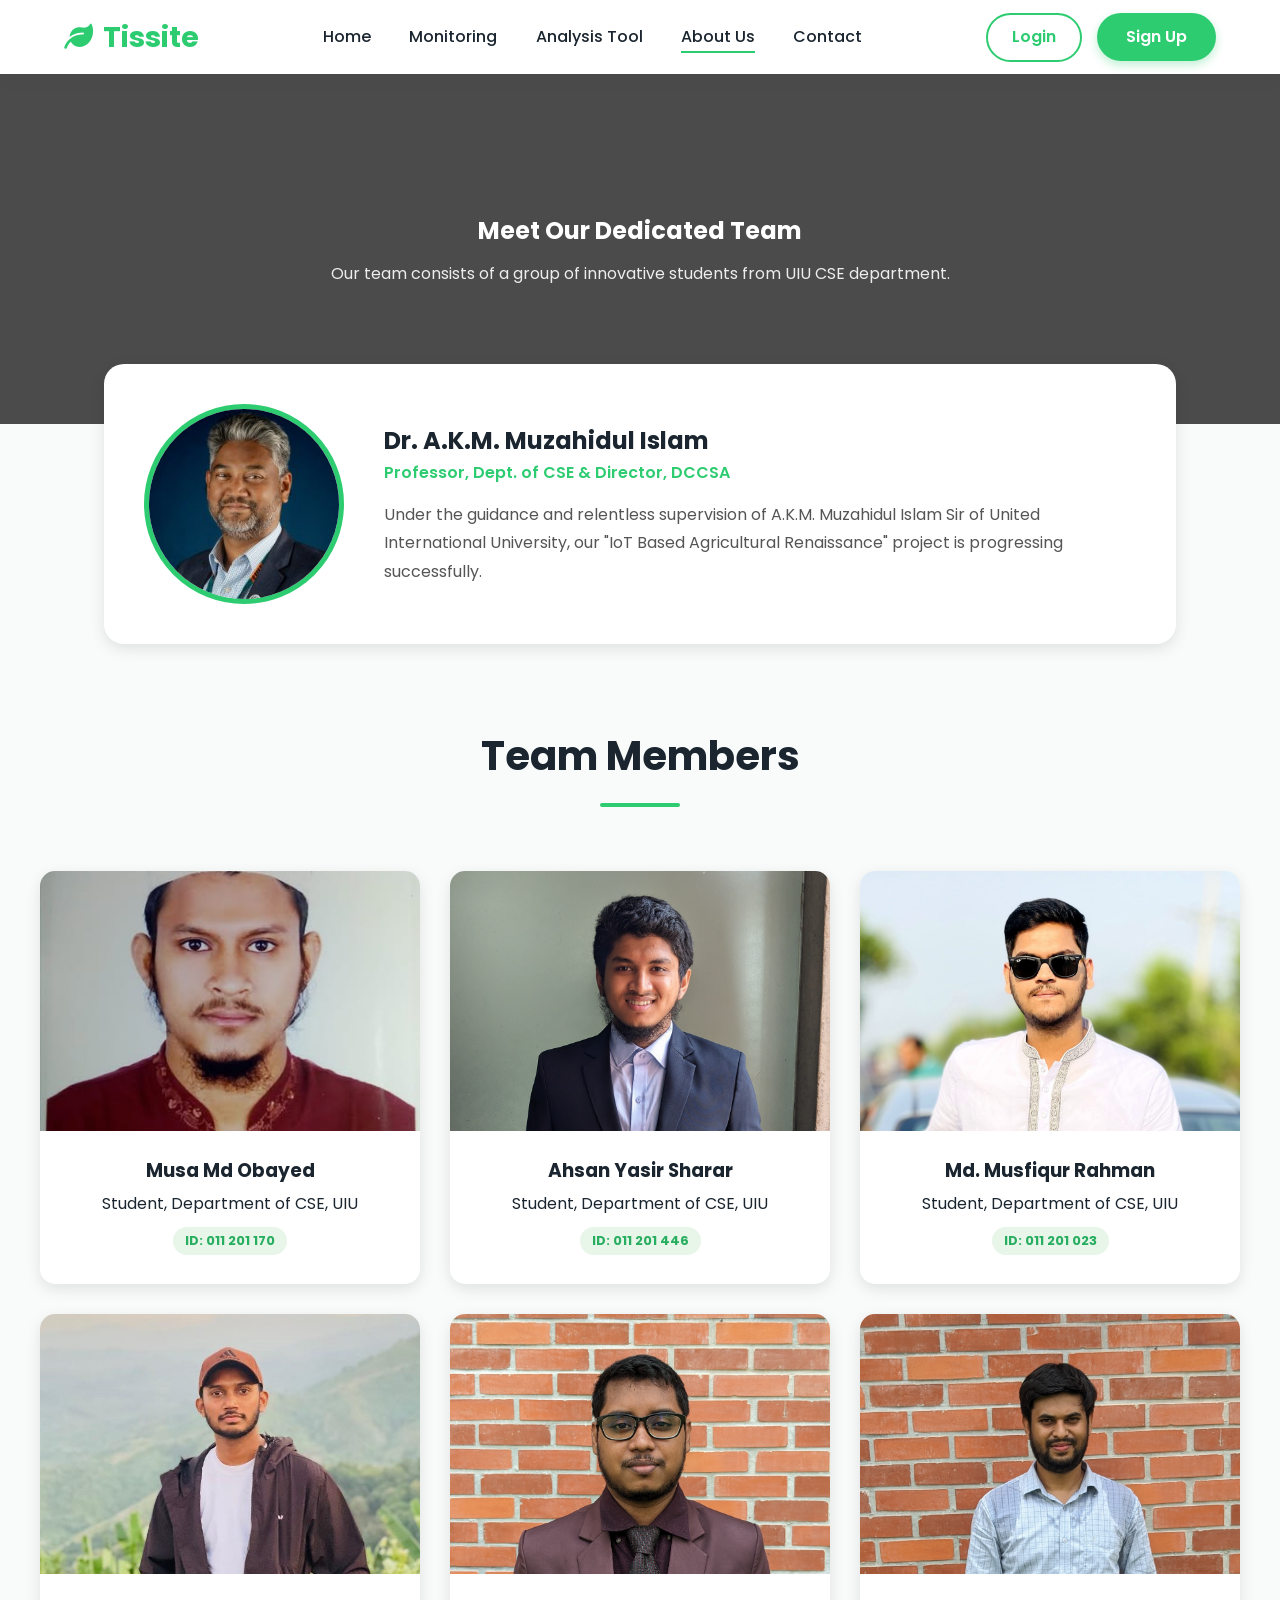
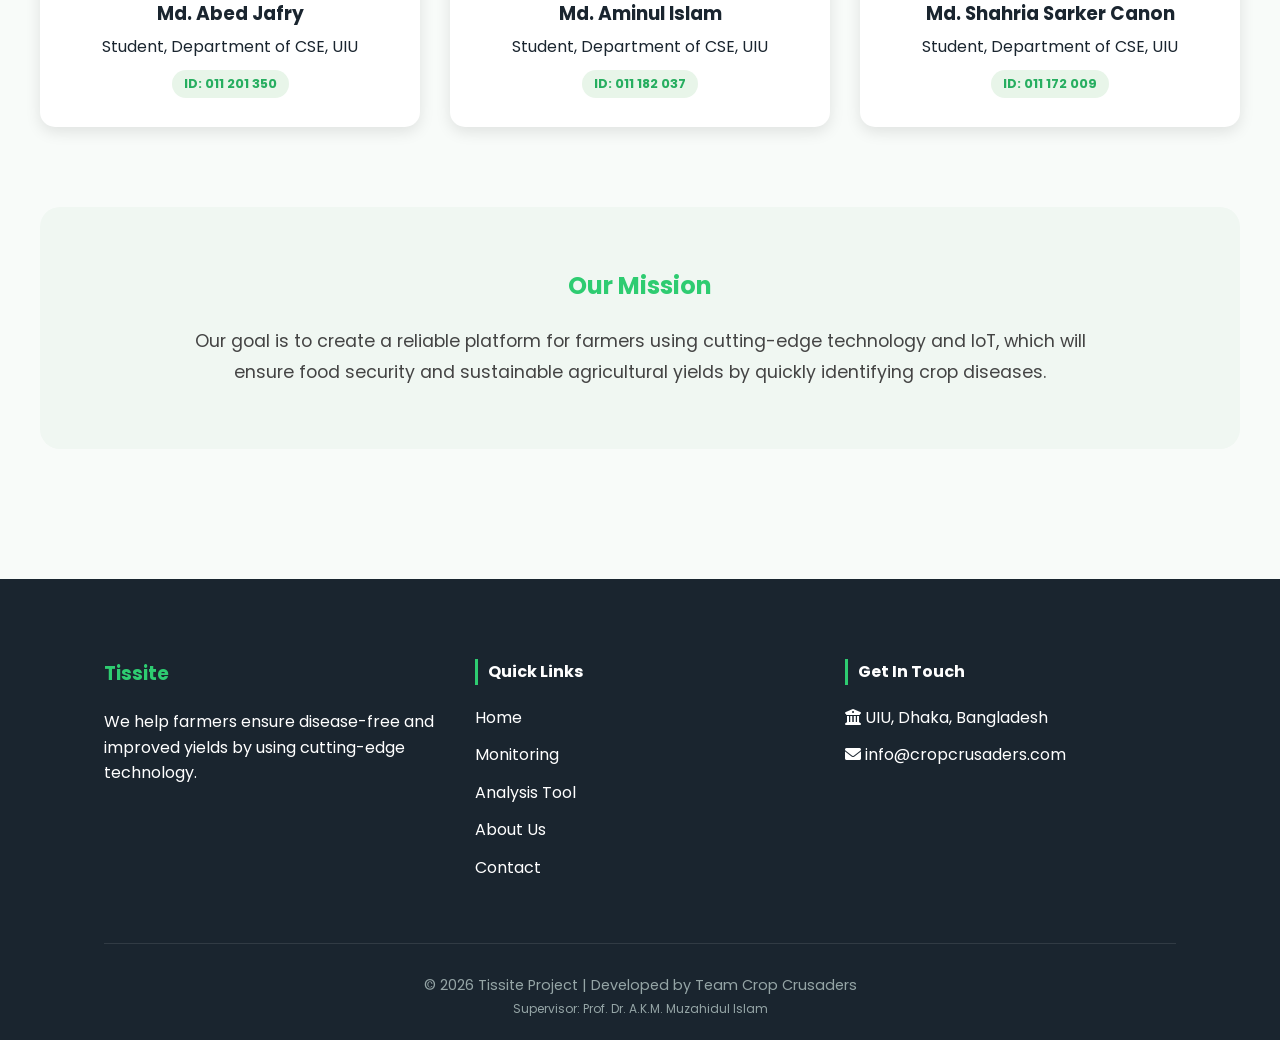
<file: about.html>
<!DOCTYPE html>
<html lang="bn">
<head>
    <meta charset="UTF-8">
    <meta name="viewport" content="width=device-width, initial-scale=1.0">
    <title>About Us | Meet Our Dedicated Team</title>
    <link rel="stylesheet" href="style.css">
    <link rel="stylesheet" href="https://cdnjs.cloudflare.com/ajax/libs/font-awesome/6.0.0/css/all.min.css">
    <style>
        /* About Us Specific Styling */
        .about-hero {
            background: linear-gradient(rgba(0,0,0,0.7), rgba(0,0,0,0.7)), 
                        url('https://images.unsplash.com/photo-1522071820081-009f0129c71c?auto=format&fit=crop&w=1350&q=80');
            background-size: cover;
            background-position: center;
            height: 350px;
            display: flex;
            align-items: center;
            justify-content: center;
            text-align: center;
            color: white;
        }

        /* Supervisor Section */
        .supervisor-card {
            background: var(--white);
            padding: 40px;
            border-radius: 20px;
            box-shadow: var(--shadow);
            display: flex;
            align-items: center;
            gap: 40px;
            margin-top: -60px;
            position: relative;
            z-index: 10;
            flex-wrap: wrap;
        }

        .supervisor-img {
            width: 200px;
            height: 200px;
            border-radius: 50%;
            object-fit: cover;
            border: 5px solid var(--primary-color);
        }

        /* Team Grid */
        .team-grid {
            display: grid;
            grid-template-columns: repeat(auto-fit, minmax(280px, 1fr));
            gap: 30px;
            margin-top: 50px;
        }

        .profile-card {
            background: var(--white);
            border-radius: 15px;
            overflow: hidden;
            text-align: center;
            box-shadow: var(--shadow);
            transition: var(--transition);
            border-bottom: 4px solid transparent;
        }

        .profile-card:hover {
            transform: translateY(-10px);
            border-bottom: 4px solid var(--primary-color);
        }

        .profile-img {
            width: 100%;
            height: 260px;
            object-fit: cover;
            background: #eee;
        }

        .profile-info {
            padding: 25px;
        }

        .profile-info h3 {
            color: var(--dark-color);
            margin-bottom: 5px;
        }

        .id-badge {
            display: inline-block;
            background: #e8f5e9;
            color: var(--secondary-color);
            padding: 4px 12px;
            border-radius: 20px;
            font-size: 0.8rem;
            font-weight: 700;
            margin-top: 10px;
        }

        .mission-box {
            background: #f0f7f2;
            padding: 60px 40px;
            border-radius: 20px;
            text-align: center;
            margin-top: 80px;
        }

        @media (max-width: 768px) {
            .supervisor-card { flex-direction: column; text-align: center; padding: 30px; }
            .about-hero { height: 250px; }
        }
    </style>
</head>
<body>

    <header>
        <nav>
            <div class="logo">
                <a href="index.html">
                    <h2><i class="fas fa-leaf"></i> Tissite</h2>
                </a>
            </div>
            
            <ul class="nav-links">
                <li><a href="index.html">Home</a></li>
                <li><a href="monitor.html">Monitoring</a></li>
                <li><a href="analysis.html">Analysis Tool</a></li>
                <li><a href="about.html" class="active">About Us</a></li>
                <li><a href="contact.html">Contact</a></li>
            </ul>

            <div class="auth-buttons">
                <a href="#" class="btn-login">Login</a>
                <a href="#" class="btn-signup">Sign Up</a>
            </div>
        </nav>
    </header>

    <section class="about-hero">
        <div class="container">
            <h1>Meet Our Dedicated Team</h1>
            <p style="opacity: 0.9; margin-top: 10px;">Our team consists of a group of innovative students from UIU CSE department.</p>
        </div>
    </section>

    <section class="container">
        <div class="supervisor-card">
            <img src="images/Dr.-A.K.M.-Muzahidul-Islam-240x300.jpg" alt="Supervisor" class="supervisor-img">
            <div style="flex: 1;">
                <h2 style="color: var(--dark-color);">Dr. A.K.M. Muzahidul Islam</h2>
                <p style="color: var(--primary-color); font-weight: 600; margin-bottom: 15px;">Professor, Dept. of CSE & Director, DCCSA</p>
                <p style="color: #555; line-height: 1.8;">Under the guidance and relentless supervision of A.K.M. Muzahidul Islam Sir of United International University, our "IoT Based Agricultural Renaissance" project is progressing successfully.</p>
            </div>
        </div>
    </section>

    <section class="container section-padding">
        <div class="section-title">
            <h1>Team Members</h1>
            <div class="underline"></div>
        </div>

        <div class="team-grid">
            <div class="profile-card">
                <img src="images/001 Musa.jpg" class="profile-img">
                <div class="profile-info">
                    <h3>Musa Md Obayed</h3>
                    <p>Student, Department of CSE, UIU</p>
                    <span class="id-badge">ID: 011 201 170</span>
                </div>
            </div>

            <div class="profile-card">
                <img src="images/002 Sharar Defense.jpg" class="profile-img">
                <div class="profile-info">
                    <h3>Ahsan Yasir Sharar</h3>
                    <p>Student, Department of CSE, UIU</p>
                    <span class="id-badge">ID: 011 201 446</span>
                </div>
            </div>

            <div class="profile-card">
                <img src="images/003 Rohit FB.jpg" class="profile-img">
                <div class="profile-info">
                    <h3>Md. Musfiqur Rahman</h3>
                    <p>Student, Department of CSE, UIU</p>
                    <span class="id-badge">ID: 011 201 023</span>
                </div>
            </div>

            <div class="profile-card">
                <img src="images/004 Jafry FB.jpg" class="profile-img">
                <div class="profile-info">
                    <h3>Md. Abed Jafry</h3>
                    <p>Student, Department of CSE, UIU</p>
                    <span class="id-badge">ID: 011 201 350</span>
                </div>
            </div>

            <div class="profile-card">
                <img src="images/005 Rubel.jpg" class="profile-img">
                <div class="profile-info">
                    <h3>Md. Aminul Islam</h3>
                    <p>Student, Department of CSE, UIU</p>
                    <span class="id-badge">ID: 011 182 037</span>
                </div>
            </div>

            <div class="profile-card">
                <img src="images/006 Canon Defense.jpg" class="profile-img">
                <div class="profile-info">
                    <h3>Md. Shahria Sarker Canon</h3>
                    <p>Student, Department of CSE, UIU</p>
                    <span class="id-badge">ID: 011 172 009</span>
                </div>
            </div>
        </div>

        <div class="mission-box">
            <h2 style="color: var(--primary-color); margin-bottom: 20px;">Our Mission</h2>
            <p style="max-width: 900px; margin: 0 auto; font-size: 1.1rem; line-height: 1.8; color: #444;">Our goal is to create a reliable platform for farmers using cutting-edge technology and IoT, which will ensure food security and sustainable agricultural yields by quickly identifying crop diseases.</p>
        </div>
    </section>

    <footer>
        <div class="container">
            <div class="footer-grid">
                <div class="footer-about">
                    <h3>Tissite</h3>
                    <p>We help farmers ensure disease-free and improved yields by using cutting-edge technology.</p>
                </div>
                <div class="footer-links">
                    <h4>Quick Links</h4>
                    <ul>
                        <li><a href="index.html">Home</a></li>
                        <li><a href="monitor.html">Monitoring</a></li>
                        <li><a href="analysis.html">Analysis Tool</a></li>
                        <li><a href="about.html">About Us</a></li>
                        <li><a href="contact.html">Contact</a></li>
                    </ul>
                </div>
                <div class="footer-links">
                    <h4>Get In Touch</h4>
                    <ul>
                        <li><i class="fas fa-university"></i> UIU, Dhaka, Bangladesh</li>
                        <li><i class="fas fa-envelope"></i> info@cropcrusaders.com</li>
                    </ul>
                </div>
            </div>
            <div class="footer-bottom">
                <p>&copy; 2026 Tissite Project | Developed by Team Crop Crusaders</p>
                <p><small>Supervisor: Prof. Dr. A.K.M. Muzahidul Islam</small></p>
            </div>
        </div>
    </footer>

</body>
</html>
</file>
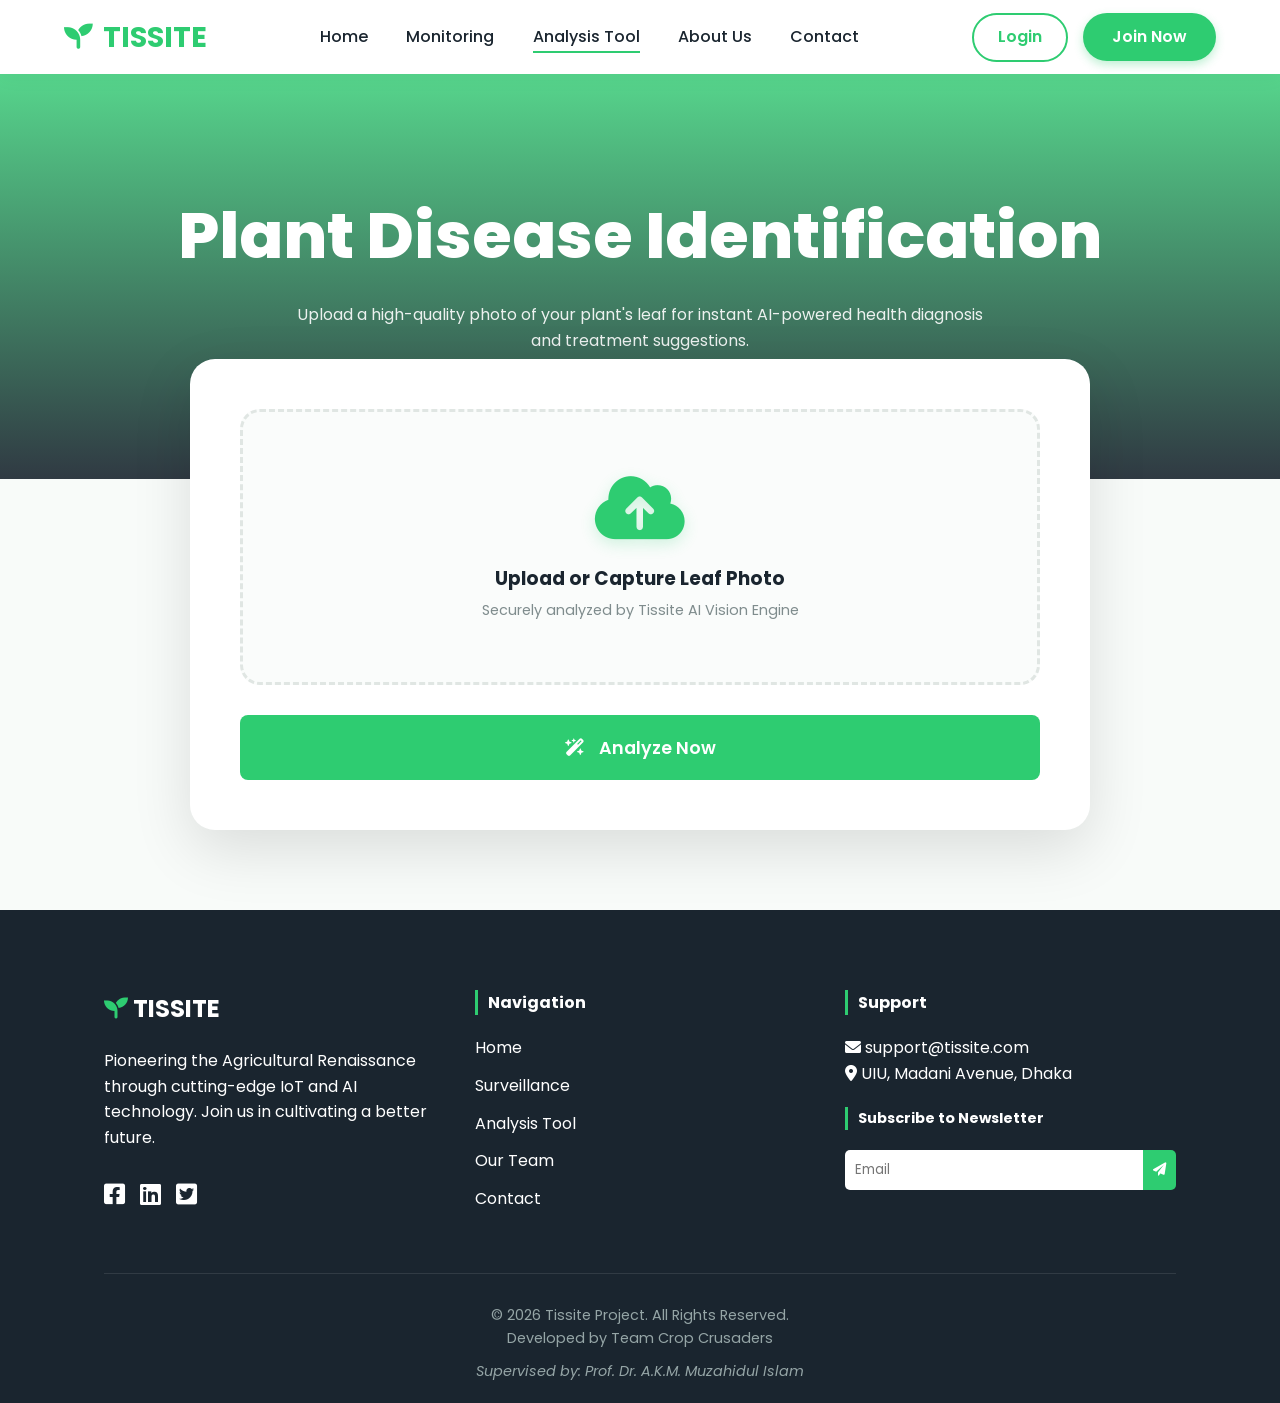
<file: analysis.html>
<!DOCTYPE html>
<html lang="en">
<head>
    <meta charset="UTF-8">
    <meta name="viewport" content="width=device-width, initial-scale=1.0">
    <title>AI Disease Analysis | Tissite Smart Agriculture</title>
    <link rel="stylesheet" href="style.css">
    <link rel="stylesheet" href="https://cdnjs.cloudflare.com/ajax/libs/font-awesome/6.0.0/css/all.min.css">
    <style>
        /* Analysis Specific Premium Styling */
        .analysis-hero {
            height: 45vh;
            background: linear-gradient(rgba(46, 204, 113, 0.8), rgba(26, 37, 47, 0.9)), 
                        url('https://images.unsplash.com/photo-1530836361280-881ac3ea97de?auto=format&fit=crop&w=1500&q=80');
            background-size: cover;
            background-position: center;
            display: flex;
            align-items: center;
            justify-content: center;
            color: var(--white);
            text-align: center;
        }

        .analysis-wrapper {
            max-width: 900px;
            margin: -120px auto 80px;
            position: relative;
            z-index: 10;
        }

        .analysis-card {
            background: var(--white);
            padding: 50px;
            border-radius: 25px;
            box-shadow: 0 20px 60px rgba(0,0,0,0.12);
            text-align: center;
        }

        /* Modern Upload Zone */
        .upload-zone {
            border: 3px dashed #e0e6e3;
            padding: 60px 30px;
            border-radius: 20px;
            background: #fafcfb;
            cursor: pointer;
            transition: var(--transition);
            position: relative;
        }

        .upload-zone:hover {
            border-color: var(--primary-color);
            background: #f0fdf4;
            transform: scale(1.01);
        }

        .upload-zone i {
            font-size: 4.5rem;
            color: var(--primary-color);
            margin-bottom: 20px;
            text-shadow: 0 5px 15px rgba(46, 204, 113, 0.2);
        }

        #imagePreview {
            max-width: 100%;
            max-height: 450px;
            margin: 30px auto;
            display: none;
            border-radius: 15px;
            box-shadow: var(--shadow);
            border: 5px solid white;
        }

        /* AI Result Box */
        .result-panel {
            display: none;
            margin-top: 40px;
            text-align: left;
            padding: 35px;
            border-radius: 20px;
            background: #f8faf9;
            border-left: 8px solid var(--primary-color);
            animation: slideUp 0.6s cubic-bezier(0.23, 1, 0.32, 1);
        }

        @keyframes slideUp {
            from { opacity: 0; transform: translateY(30px); }
            to { opacity: 1; transform: translateY(0); }
        }

        .treatment-card {
            background: white;
            padding: 25px;
            border-radius: 15px;
            margin-top: 25px;
            box-shadow: 0 5px 15px rgba(0,0,0,0.02);
        }

        /* Loader Animation */
        .ai-loader {
            display: none;
            margin: 30px auto;
        }

        .spinner {
            width: 50px;
            height: 50px;
            border: 5px solid #f3f3f3;
            border-top: 5px solid var(--primary-color);
            border-radius: 50%;
            animation: spin 1s linear infinite;
        }

        @keyframes spin { 0% { transform: rotate(0deg); } 100% { transform: rotate(360deg); } }

        @media (max-width: 768px) {
            .analysis-wrapper { padding: 0 20px; margin-top: -60px; }
            .analysis-card { padding: 30px 20px; }
        }
    </style>
</head>
<body>

    <header>
        <nav>
            <div class="logo">
                <a href="index.html">
                    <h2><i class="fas fa-seedling"></i> TISSITE</h2>
                </a>
            </div>
            
            <ul class="nav-links">
                <li><a href="index.html">Home</a></li>
                <li><a href="monitor.html">Monitoring</a></li>
                <li><a href="analysis.html" class="active">Analysis Tool</a></li>
                <li><a href="about.html">About Us</a></li>
                <li><a href="contact.html">Contact</a></li>
            </ul>

            <div class="auth-buttons">
                <a href="#" class="btn-login">Login</a>
                <a href="#" class="btn-signup">Join Now</a>
            </div>
        </nav>
    </header>

    <section class="analysis-hero">
        <div class="container">
            <h1 style="font-size: clamp(2.5rem, 6vw, 4rem); font-weight: 800;">Plant Disease Identification</h1>
            <p style="opacity: 0.9; max-width: 700px; margin: 15px auto;">Upload a high-quality photo of your plant's leaf for instant AI-powered health diagnosis and treatment suggestions.</p>
        </div>
    </section>

    <div class="container">
        <div class="analysis-wrapper">
            <div class="analysis-card">
                <div class="upload-zone" onclick="document.getElementById('fileInput').click()">
                    <i class="fas fa-cloud-upload-alt"></i>
                    <h3 style="color: var(--dark-color);">Upload or Capture Leaf Photo</h3>
                    <p style="color: #7f8c8d; font-size: 0.9rem; margin-top: 5px;">Securely analyzed by Tissite AI Vision Engine</p>
                    <input type="file" id="fileInput" hidden accept="image/*" onchange="previewImage(event)">
                </div>

                <img id="imagePreview" alt="Leaf Preview">

                <div style="margin-top: 30px;">
                    <button class="btn" style="background: var(--primary-color); color: white; width: 100%; font-size: 1.1rem; padding: 1.2rem;" onclick="runAnalysis()">
                        <i class="fas fa-wand-magic-sparkles" style="margin-right: 10px;"></i> Analyze Now
                    </button>
                </div>

                <div class="ai-loader" id="loader">
                    <center>
                        <div class="spinner"></div>
                        <p style="margin-top: 15px; font-weight: 500; color: var(--primary-color);">AI is processing image data...</p>
                    </center>
                </div>

                <div class="result-panel" id="resultPanel">
                    <div style="display: flex; align-items: center; justify-content: space-between; margin-bottom: 20px;">
                        <h2 style="color: var(--dark-color);"><i class="fas fa-check-circle" style="color: var(--secondary-color);"></i> Analysis Complete</h2>
                        <span style="font-size: 0.8rem; background: #e8f5e9; color: var(--secondary-color); padding: 5px 12px; border-radius: 50px; font-weight: 700;">98.4% Confidence</span>
                    </div>
                    
                    <div style="font-size: 1.1rem; line-height: 2;">
                        <p><strong>Detected Crop:</strong> <span id="cropName" style="color: var(--primary-color);">Corn (Maize)</span></p>
                        <p><strong>Diagnosis:</strong> <span id="diseaseName" style="color: #e74c3c; font-weight: 800;">Common Rust (Puccinia sorghi)</span></p>
                    </div>

                    <div class="treatment-card">
                        <h4 style="color: var(--dark-color); margin-bottom: 12px;"><i class="fas fa-medkit" style="color: var(--primary-color);"></i> Recommended Action:</h4>
                        <p style="color: #555; font-size: 0.95rem; line-height: 1.7;">Apply <strong>Mancozeb</strong> (2.5g per liter of water) immediately. Ensure uniform coverage on both sides of the leaves. Repeat treatment every 10 days until flowering begins for optimal recovery.</p>
                    </div>
                </div>
            </div>
        </div>
    </div>

    <footer>
        <div class="container">
            <div class="footer-grid">
                <div class="footer-about">
                    <h2 style="color: var(--white); margin-bottom: 20px;"><i class="fas fa-seedling" style="color: var(--primary-color);"></i> TISSITE</h2>
                    <p>Pioneering the Agricultural Renaissance through cutting-edge IoT and AI technology. Join us in cultivating a better future.</p>
                    <div style="margin-top: 25px; display: flex; gap: 15px;">
                        <a href="#" style="font-size: 1.5rem;"><i class="fab fa-facebook-square"></i></a>
                        <a href="#" style="font-size: 1.5rem;"><i class="fab fa-linkedin"></i></a>
                        <a href="#" style="font-size: 1.5rem;"><i class="fab fa-twitter-square"></i></a>
                    </div>
                </div>
                
                <div class="footer-links">
                    <h4>Navigation</h4>
                    <ul>
                        <li><a href="index.html">Home</a></li>
                        <li><a href="monitor.html">Surveillance</a></li>
                        <li><a href="analysis.html">Analysis Tool</a></li>
                        <li><a href="about.html">Our Team</a></li>
                        <li><a href="contact.html">Contact</a></li>
                    </ul>
                </div>

                <div class="footer-links">
                    <h4>Support</h4>
                    <p><i class="fas fa-envelope"></i> support@tissite.com</p>
                    <p><i class="fas fa-map-marker-alt"></i> UIU, Madani Avenue, Dhaka</p>
                    <div style="margin-top: 20px;">
                        <h4 style="font-size: 0.9rem;">Subscribe to Newsletter</h4>
                        <div style="display: flex; margin-top: 10px;">
                            <input type="text" placeholder="Email" style="padding: 10px; border: none; border-radius: 5px 0 0 5px; outline: none; width: 100%;">
                            <button style="background: var(--primary-color); border: none; padding: 10px; border-radius: 0 5px 5px 0; color: white;"><i class="fas fa-paper-plane"></i></button>
                        </div>
                    </div>
                </div>
            </div>
            
            <div class="footer-bottom">
                <p>&copy; 2026 Tissite Project. All Rights Reserved. <br> Developed by Team Crop Crusaders</p>
                <p style="margin-top: 10px; font-style: italic;">Supervised by: Prof. Dr. A.K.M. Muzahidul Islam</p>
            </div>
        </div>
    </footer>

    <script>
        function previewImage(event) {
            const preview = document.getElementById('imagePreview');
            preview.src = URL.createObjectURL(event.target.files[0]);
            preview.style.display = 'block';
            document.getElementById('resultPanel').style.display = 'none';
        }

        function runAnalysis() {
            const preview = document.getElementById('imagePreview');
            if(preview.style.display === 'none' || !preview.src) {
                alert("Please select or capture a plant photo first!");
                return;
            }
            
            document.getElementById('loader').style.display = 'block';
            document.getElementById('resultPanel').style.display = 'none';

            // Simulate AI Prediction Delay
            setTimeout(() => {
                document.getElementById('loader').style.display = 'none';
                document.getElementById('resultPanel').style.display = 'block';
                window.scrollTo({ top: document.body.scrollHeight, behavior: 'smooth' });
            }, 3000);
        }
    </script>

</body>
</html>
</file>
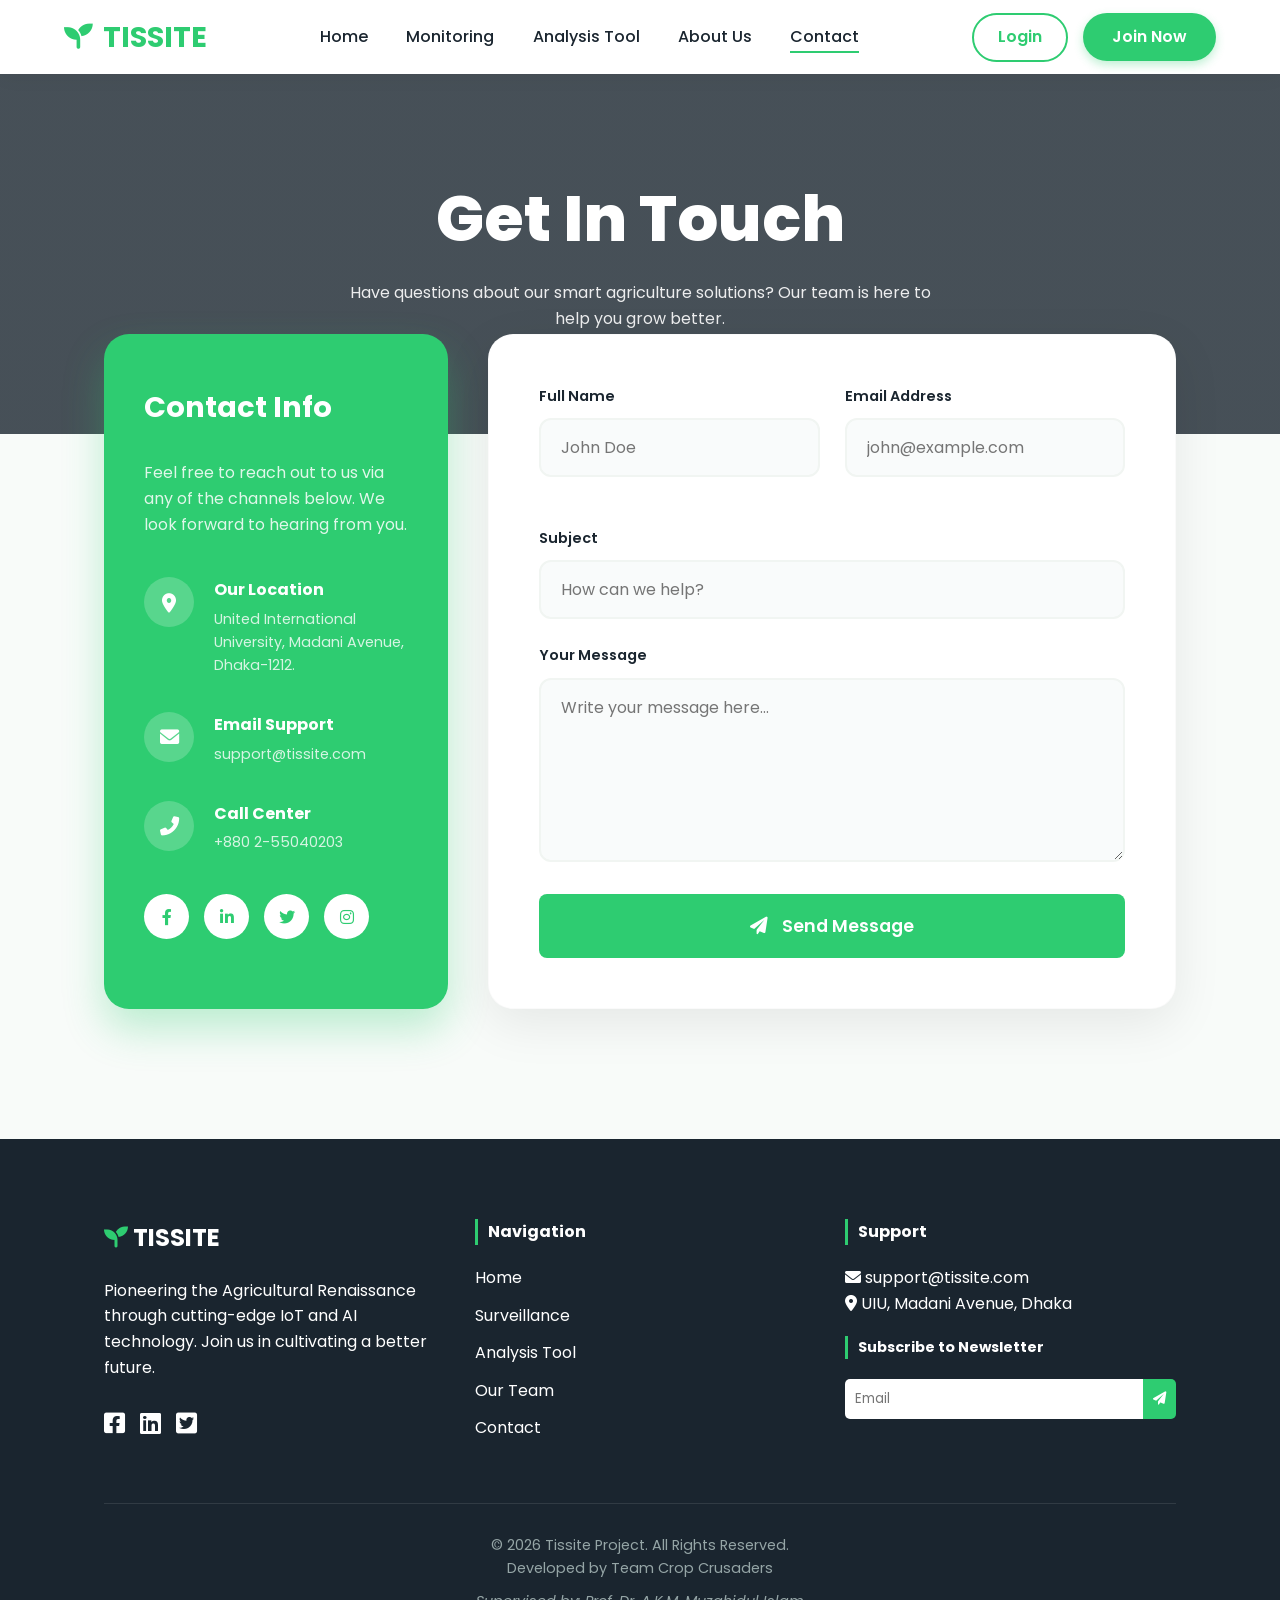
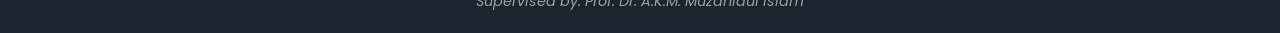
<file: contact.html>
<!DOCTYPE html>
<html lang="en">
<head>
    <meta charset="UTF-8">
    <meta name="viewport" content="width=device-width, initial-scale=1.0">
    <title>Contact Us | Tissite Agricultural Renaissance</title>
    <link rel="stylesheet" href="style.css">
    <link rel="stylesheet" href="https://cdnjs.cloudflare.com/ajax/libs/font-awesome/6.0.0/css/all.min.css">
    <style>
        /* Contact Page Premium Styling */
        .contact-hero {
            height: 40vh;
            background: linear-gradient(rgba(26, 37, 47, 0.8), rgba(26, 37, 47, 0.8)), 
                        url('https://images.unsplash.com/photo-1516253593875-bd7ba052fbc5?auto=format&fit=crop&w=1500&q=80');
            background-size: cover;
            background-position: center;
            display: flex;
            align-items: center;
            justify-content: center;
            color: var(--white);
            text-align: center;
        }

        .contact-container {
            display: grid;
            grid-template-columns: 1fr 2fr;
            gap: 40px;
            margin-top: -100px;
            position: relative;
            z-index: 10;
            padding-bottom: 80px;
        }

        /* Information Side */
        .contact-info-card {
            background: var(--primary-color);
            color: white;
            padding: 50px 40px;
            border-radius: 25px;
            box-shadow: 0 20px 40px rgba(46, 204, 113, 0.3);
        }

        .contact-info-card h3 {
            font-size: 1.8rem;
            margin-bottom: 30px;
            font-weight: 700;
        }

        .contact-detail {
            display: flex;
            gap: 20px;
            margin-bottom: 35px;
            align-items: flex-start;
        }

        .detail-icon {
            width: 50px;
            height: 50px;
            background: rgba(255, 255, 255, 0.2);
            border-radius: 50%;
            display: flex;
            align-items: center;
            justify-content: center;
            font-size: 1.2rem;
            flex-shrink: 0;
        }

        /* Form Side */
        .contact-form-card {
            background: var(--white);
            padding: 50px;
            border-radius: 25px;
            box-shadow: 0 15px 50px rgba(0,0,0,0.08);
            border: 1px solid rgba(0,0,0,0.02);
        }

        .form-grid {
            display: grid;
            grid-template-columns: 1fr 1fr;
            gap: 25px;
            margin-bottom: 25px;
        }

        .input-group {
            margin-bottom: 25px;
        }

        .input-group label {
            display: block;
            margin-bottom: 10px;
            font-weight: 600;
            color: var(--dark-color);
            font-size: 0.9rem;
        }

        .form-input {
            width: 100%;
            padding: 15px 20px;
            border: 2px solid #f1f5f2;
            border-radius: 12px;
            outline: none;
            transition: var(--transition);
            background: #f9fbfb;
            font-size: 1rem;
        }

        .form-input:focus {
            border-color: var(--primary-color);
            background: white;
            box-shadow: 0 0 0 5px rgba(46, 204, 113, 0.1);
        }

        /* Social Connect */
        .social-connect {
            display: flex;
            gap: 15px;
            margin-top: 40px;
        }

        .social-connect a {
            width: 45px;
            height: 45px;
            background: white;
            color: var(--primary-color);
            display: flex;
            align-items: center;
            justify-content: center;
            border-radius: 50%;
            transition: var(--transition);
        }

        .social-connect a:hover {
            transform: translateY(-5px);
            background: var(--dark-color);
            color: white;
        }

        @media (max-width: 992px) {
            .contact-container { grid-template-columns: 1fr; margin-top: -50px; }
            .form-grid { grid-template-columns: 1fr; }
            .contact-form-card { padding: 30px; }
        }
    </style>
</head>
<body>

    <header>
        <nav>
            <div class="logo">
                <a href="index.html">
                    <h2><i class="fas fa-seedling"></i> TISSITE</h2>
                </a>
            </div>
            
            <ul class="nav-links">
                <li><a href="index.html">Home</a></li>
                <li><a href="monitor.html">Monitoring</a></li>
                <li><a href="analysis.html">Analysis Tool</a></li>
                <li><a href="about.html">About Us</a></li>
                <li><a href="contact.html" class="active">Contact</a></li>
            </ul>

            <div class="auth-buttons">
                <a href="#" class="btn-login">Login</a>
                <a href="#" class="btn-signup">Join Now</a>
            </div>
        </nav>
    </header>

    <section class="contact-hero">
        <div class="container">
            <h1 style="font-size: clamp(2.5rem, 6vw, 4rem); font-weight: 800;">Get In Touch</h1>
            <p style="opacity: 0.9; max-width: 600px; margin: 10px auto;">Have questions about our smart agriculture solutions? Our team is here to help you grow better.</p>
        </div>
    </section>

    <div class="container">
        <div class="contact-container">
            
            <div class="contact-info-card">
                <h3>Contact Info</h3>
                <p style="margin-bottom: 40px; opacity: 0.85; line-height: 1.6;">Feel free to reach out to us via any of the channels below. We look forward to hearing from you.</p>
                
                <div class="contact-detail">
                    <div class="detail-icon"><i class="fas fa-map-marker-alt"></i></div>
                    <div>
                        <h4 style="margin-bottom: 5px;">Our Location</h4>
                        <p style="font-size: 0.9rem; opacity: 0.8;">United International University, Madani Avenue, Dhaka-1212.</p>
                    </div>
                </div>

                <div class="contact-detail">
                    <div class="detail-icon"><i class="fas fa-envelope"></i></div>
                    <div>
                        <h4 style="margin-bottom: 5px;">Email Support</h4>
                        <p style="font-size: 0.9rem; opacity: 0.8;">support@tissite.com</p>
                    </div>
                </div>

                <div class="contact-detail">
                    <div class="detail-icon"><i class="fas fa-phone-alt"></i></div>
                    <div>
                        <h4 style="margin-bottom: 5px;">Call Center</h4>
                        <p style="font-size: 0.9rem; opacity: 0.8;">+880 2-55040203</p>
                    </div>
                </div>

                <div class="social-connect">
                    <a href="#"><i class="fab fa-facebook-f"></i></a>
                    <a href="#"><i class="fab fa-linkedin-in"></i></a>
                    <a href="#"><i class="fab fa-twitter"></i></a>
                    <a href="#"><i class="fab fa-instagram"></i></a>
                </div>
            </div>

            <div class="contact-form-card">
                <form id="premiumContactForm">
                    <div class="form-grid">
                        <div class="input-group">
                            <label>Full Name</label>
                            <input type="text" class="form-input" placeholder="John Doe" required>
                        </div>
                        <div class="input-group">
                            <label>Email Address</label>
                            <input type="email" class="form-input" placeholder="john@example.com" required>
                        </div>
                    </div>
                    
                    <div class="input-group">
                        <label>Subject</label>
                        <input type="text" class="form-input" placeholder="How can we help?" required>
                    </div>

                    <div class="input-group">
                        <label>Your Message</label>
                        <textarea class="form-input" rows="6" placeholder="Write your message here..." required></textarea>
                    </div>

                    <button type="submit" class="btn" style="background: var(--primary-color); color: white; width: 100%; padding: 1.2rem; font-size: 1.1rem;">
                        <i class="fas fa-paper-plane" style="margin-right: 10px;"></i> Send Message
                    </button>
                </form>
            </div>

        </div>
    </div>

    <footer>
        <div class="container">
            <div class="footer-grid">
                <div class="footer-about">
                    <h2 style="color: var(--white); margin-bottom: 20px;"><i class="fas fa-seedling" style="color: var(--primary-color);"></i> TISSITE</h2>
                    <p>Pioneering the Agricultural Renaissance through cutting-edge IoT and AI technology. Join us in cultivating a better future.</p>
                    <div style="margin-top: 25px; display: flex; gap: 15px;">
                        <a href="#" style="font-size: 1.5rem;"><i class="fab fa-facebook-square"></i></a>
                        <a href="#" style="font-size: 1.5rem;"><i class="fab fa-linkedin"></i></a>
                        <a href="#" style="font-size: 1.5rem;"><i class="fab fa-twitter-square"></i></a>
                    </div>
                </div>
                
                <div class="footer-links">
                    <h4>Navigation</h4>
                    <ul>
                        <li><a href="index.html">Home</a></li>
                        <li><a href="monitor.html">Surveillance</a></li>
                        <li><a href="analysis.html">Analysis Tool</a></li>
                        <li><a href="about.html">Our Team</a></li>
                        <li><a href="contact.html">Contact</a></li>
                    </ul>
                </div>

                <div class="footer-links">
                    <h4>Support</h4>
                    <p><i class="fas fa-envelope"></i> support@tissite.com</p>
                    <p><i class="fas fa-map-marker-alt"></i> UIU, Madani Avenue, Dhaka</p>
                    <div style="margin-top: 20px;">
                        <h4 style="font-size: 0.9rem;">Subscribe to Newsletter</h4>
                        <div style="display: flex; margin-top: 10px;">
                            <input type="text" placeholder="Email" style="padding: 10px; border: none; border-radius: 5px 0 0 5px; outline: none; width: 100%;">
                            <button style="background: var(--primary-color); border: none; padding: 10px; border-radius: 0 5px 5px 0; color: white;"><i class="fas fa-paper-plane"></i></button>
                        </div>
                    </div>
                </div>
            </div>
            
            <div class="footer-bottom">
                <p>&copy; 2026 Tissite Project. All Rights Reserved. <br> Developed by Team Crop Crusaders</p>
                <p style="margin-top: 10px; font-style: italic;">Supervised by: Prof. Dr. A.K.M. Muzahidul Islam</p>
            </div>
        </div>
    </footer>

    <script>
        document.getElementById('premiumContactForm').addEventListener('submit', function(e) {
            e.preventDefault();
            alert('Thank you! Your message has been sent successfully. We will get back to you shortly.');
            this.reset();
        });
    </script>

</body>
</html>
</file>
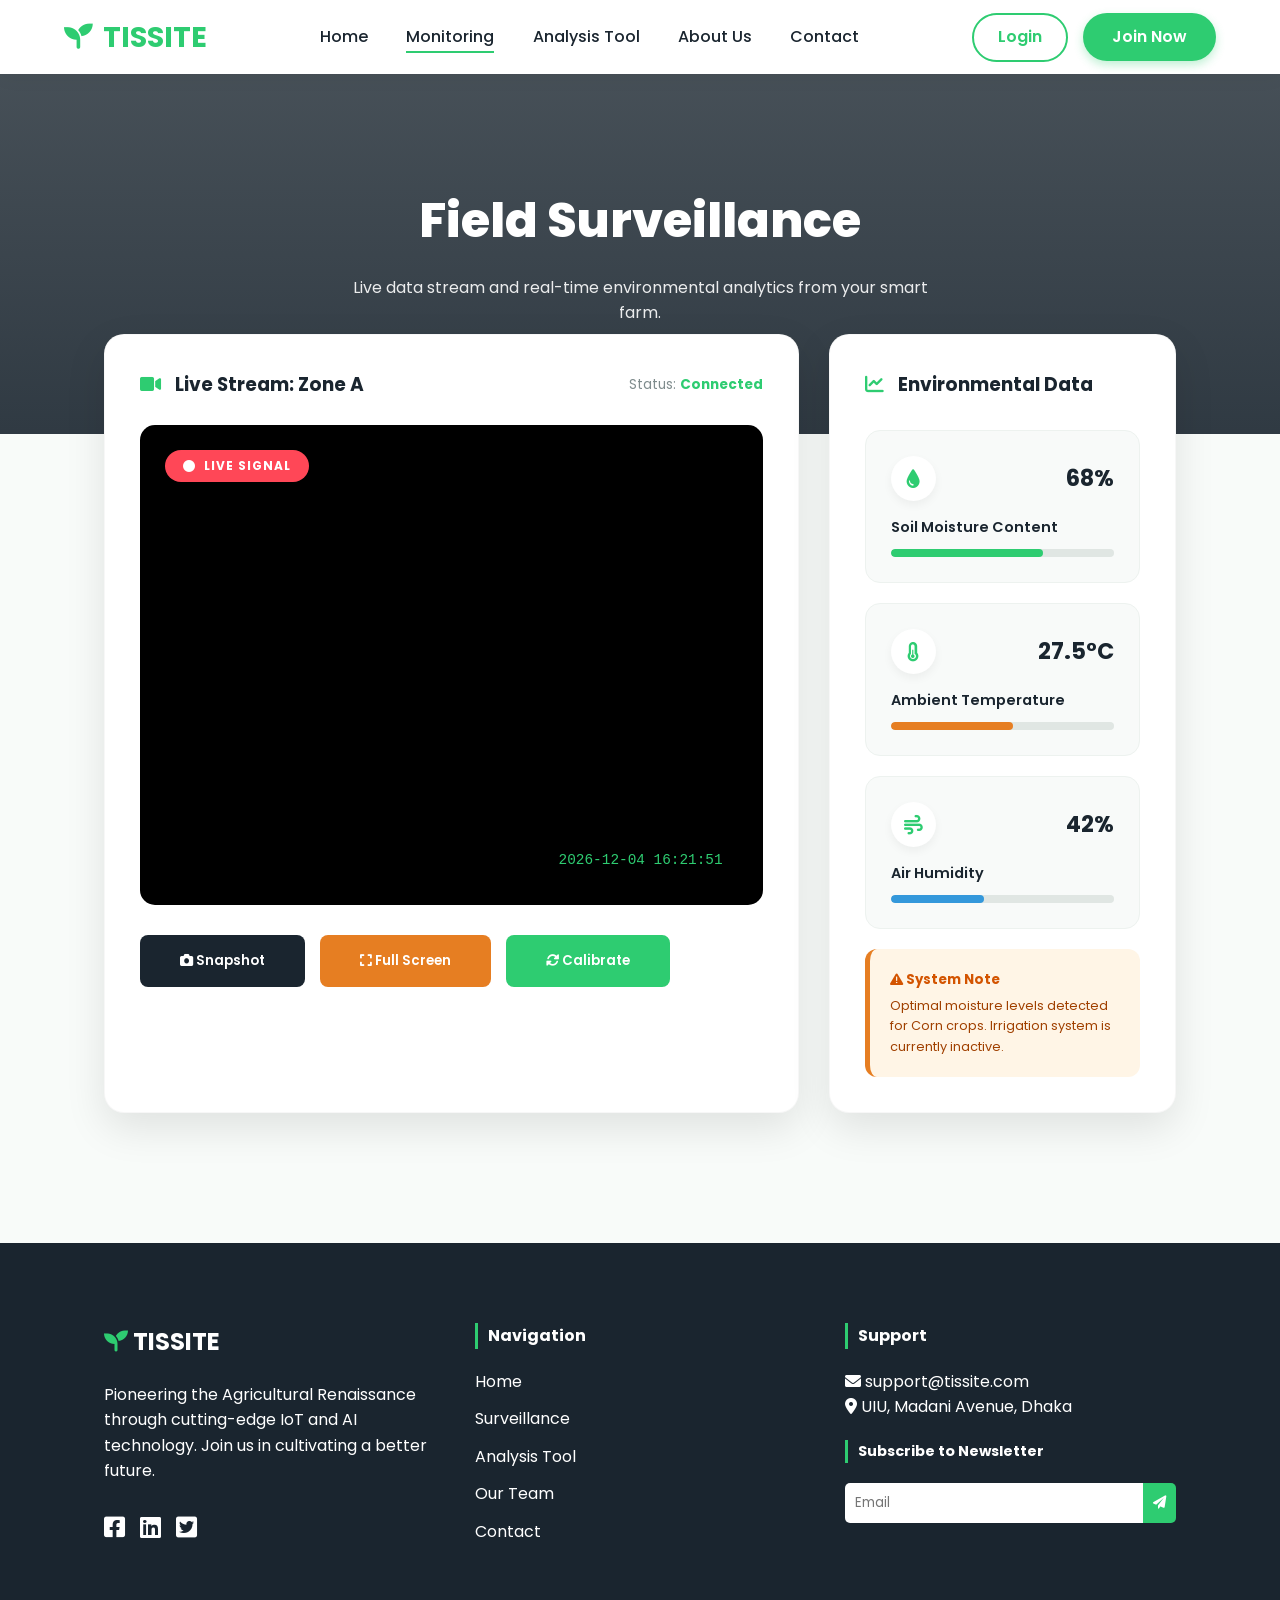
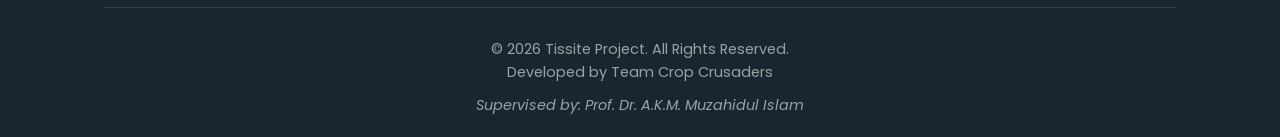
<file: monitor.html>
<!DOCTYPE html>
<html lang="en">
<head>
    <meta charset="UTF-8">
    <meta name="viewport" content="width=device-width, initial-scale=1.0">
    <title>Surveillance Dashboard | Tissite IoT</title>
    <link rel="stylesheet" href="style.css">
    <link rel="stylesheet" href="https://cdnjs.cloudflare.com/ajax/libs/font-awesome/6.0.0/css/all.min.css">
    <style>
        /* Dashboard Specific Premium Styling */
        .monitor-hero {
            height: 40vh;
            background: linear-gradient(rgba(26, 37, 47, 0.8), rgba(26, 37, 47, 0.9)), 
                        url('https://images.unsplash.com/photo-1560493676-04071c5f467b?auto=format&fit=crop&w=1500&q=80');
            background-size: cover;
            background-position: center;
            display: flex;
            align-items: center;
            justify-content: center;
            color: var(--white);
            text-align: center;
        }

        .dashboard-container {
            display: grid;
            grid-template-columns: 2fr 1fr;
            gap: 30px;
            margin-top: -100px; /* Overlap effect */
            padding-bottom: 80px;
        }

        .monitor-card {
            background: var(--white);
            border-radius: 20px;
            padding: 35px;
            box-shadow: 0 15px 40px rgba(0,0,0,0.1);
            border: 1px solid rgba(0,0,0,0.03);
        }

        /* Live Stream Interface */
        .live-stream-box {
            width: 100%;
            height: 480px;
            background: #000;
            border-radius: 15px;
            position: relative;
            overflow: hidden;
            background-image: url('https://images.unsplash.com/photo-1628352081506-83c43123ed6d?auto=format&fit=crop&w=1200&q=80');
            background-size: cover;
            background-position: center;
            box-shadow: inset 0 0 100px rgba(0,0,0,0.5);
        }

        .stream-status {
            position: absolute;
            top: 25px;
            left: 25px;
            background: #ff4757;
            color: white;
            padding: 6px 18px;
            border-radius: 50px;
            font-size: 0.75rem;
            font-weight: 700;
            letter-spacing: 1px;
            display: flex;
            align-items: center;
            gap: 8px;
            animation: pulse 2s infinite;
        }

        @keyframes pulse { 0% { transform: scale(1); opacity: 1; } 50% { transform: scale(1.05); opacity: 0.7; } 100% { transform: scale(1); opacity: 1; } }

        .timestamp-box {
            position: absolute;
            bottom: 25px;
            right: 25px;
            background: rgba(0,0,0,0.7);
            backdrop-filter: blur(5px);
            color: #2ecc71;
            padding: 8px 15px;
            border-radius: 8px;
            font-family: 'Courier New', Courier, monospace;
            font-size: 0.9rem;
        }

        /* Sensor Analytics Styling */
        .sensor-widget {
            background: #f8faf9;
            padding: 25px;
            border-radius: 15px;
            margin-bottom: 20px;
            border: 1px solid #edf2ef;
            transition: var(--transition);
        }

        .sensor-widget:hover {
            background: white;
            box-shadow: 0 10px 20px rgba(46, 204, 113, 0.1);
            transform: translateX(5px);
        }

        .widget-header {
            display: flex;
            justify-content: space-between;
            align-items: center;
            margin-bottom: 15px;
        }

        .icon-circle {
            width: 45px;
            height: 45px;
            background: white;
            color: var(--primary-color);
            border-radius: 50%;
            display: flex;
            align-items: center;
            justify-content: center;
            font-size: 1.2rem;
            box-shadow: 0 4px 10px rgba(0,0,0,0.05);
        }

        .data-value { font-size: 1.4rem; font-weight: 700; color: var(--dark-color); }

        .progress-line {
            height: 8px;
            background: #e0e6e3;
            border-radius: 10px;
            overflow: hidden;
        }

        .fill-bar { height: 100%; border-radius: 10px; transition: width 1s ease-in-out; }

        @media (max-width: 1024px) {
            .dashboard-container { grid-template-columns: 1fr; margin-top: -50px; }
            .live-stream-box { height: 350px; }
        }
    </style>
</head>
<body>

    <header>
        <nav>
            <div class="logo">
                <a href="index.html">
                    <h2><i class="fas fa-seedling"></i> TISSITE</h2>
                </a>
            </div>
            
            <ul class="nav-links">
                <li><a href="index.html">Home</a></li>
                <li><a href="monitor.html" class="active">Monitoring</a></li>
                <li><a href="analysis.html">Analysis Tool</a></li>
                <li><a href="about.html">About Us</a></li>
                <li><a href="contact.html">Contact</a></li>
            </ul>

            <div class="auth-buttons">
                <a href="#" class="btn-login">Login</a>
                <a href="#" class="btn-signup">Join Now</a>
            </div>
        </nav>
    </header>

    <section class="monitor-hero">
        <div class="container">
            <h1 style="font-size: 3rem; font-weight: 800; margin-bottom: 15px;">Field Surveillance</h1>
            <p style="opacity: 0.9; max-width: 600px; margin: 0 auto;">Live data stream and real-time environmental analytics from your smart farm.</p>
        </div>
    </section>

    <div class="container">
        <div class="dashboard-container">
            
            <div class="monitor-card">
                <div style="display: flex; justify-content: space-between; align-items: center; margin-bottom: 25px;">
                    <h3 style="color: var(--dark-color);"><i class="fas fa-video" style="color: var(--primary-color); margin-right: 10px;"></i> Live Stream: Zone A</h3>
                    <div style="color: #7f8c8d; font-size: 0.85rem;">Status: <span style="color: #2ecc71; font-weight: 700;">Connected</span></div>
                </div>
                
                <div class="live-stream-box">
                    <div class="stream-status"><i class="fas fa-circle"></i> LIVE SIGNAL</div>
                    <div class="timestamp-box" id="clock">2026-02-22 16:20:09</div>
                </div>

                <div style="margin-top: 30px; display: flex; gap: 15px;">
                    <button class="btn" style="background: var(--dark-color); color: white;"><i class="fas fa-camera"></i> Snapshot</button>
                    <button class="btn" style="background: var(--accent-color); color: white;"><i class="fas fa-expand"></i> Full Screen</button>
                    <button class="btn" style="background: var(--primary-color); color: white;"><i class="fas fa-sync-alt"></i> Calibrate</button>
                </div>
            </div>

            <div class="monitor-card">
                <h3 style="margin-bottom: 30px;"><i class="fas fa-chart-line" style="color: var(--primary-color); margin-right: 10px;"></i> Environmental Data</h3>
                
                <div class="sensor-widget">
                    <div class="widget-header">
                        <div class="icon-circle"><i class="fas fa-tint"></i></div>
                        <span class="data-value">68%</span>
                    </div>
                    <p style="font-weight: 600; font-size: 0.9rem; margin-bottom: 10px;">Soil Moisture Content</p>
                    <div class="progress-line">
                        <div class="fill-bar" style="width: 68%; background: var(--primary-color);"></div>
                    </div>
                </div>

                <div class="sensor-widget">
                    <div class="widget-header">
                        <div class="icon-circle"><i class="fas fa-thermometer-half"></i></div>
                        <span class="data-value">27.5°C</span>
                    </div>
                    <p style="font-weight: 600; font-size: 0.9rem; margin-bottom: 10px;">Ambient Temperature</p>
                    <div class="progress-line">
                        <div class="fill-bar" style="width: 55%; background: var(--accent-color);"></div>
                    </div>
                </div>

                <div class="sensor-widget">
                    <div class="widget-header">
                        <div class="icon-circle"><i class="fas fa-wind"></i></div>
                        <span class="data-value">42%</span>
                    </div>
                    <p style="font-weight: 600; font-size: 0.9rem; margin-bottom: 10px;">Air Humidity</p>
                    <div class="progress-line">
                        <div class="fill-bar" style="width: 42%; background: #3498db;"></div>
                    </div>
                </div>

                <div style="background: #fff5e6; border-radius: 12px; padding: 20px; margin-top: 10px; border-left: 5px solid var(--accent-color);">
                    <h5 style="color: #d35400; margin-bottom: 5px;"><i class="fas fa-exclamation-triangle"></i> System Note</h5>
                    <p style="font-size: 0.8rem; color: #a04000;">Optimal moisture levels detected for Corn crops. Irrigation system is currently inactive.</p>
                </div>
            </div>

        </div>
    </div>

    <footer>
        <div class="container">
            <div class="footer-grid">
                <div class="footer-about">
                    <h2 style="color: var(--white); margin-bottom: 20px;"><i class="fas fa-seedling" style="color: var(--primary-color);"></i> TISSITE</h2>
                    <p>Pioneering the Agricultural Renaissance through cutting-edge IoT and AI technology. Join us in cultivating a better future.</p>
                    <div style="margin-top: 25px; display: flex; gap: 15px;">
                        <a href="#" style="font-size: 1.5rem;"><i class="fab fa-facebook-square"></i></a>
                        <a href="#" style="font-size: 1.5rem;"><i class="fab fa-linkedin"></i></a>
                        <a href="#" style="font-size: 1.5rem;"><i class="fab fa-twitter-square"></i></a>
                    </div>
                </div>
                
                <div class="footer-links">
                    <h4>Navigation</h4>
                    <ul>
                        <li><a href="index.html">Home</a></li>
                        <li><a href="monitor.html">Surveillance</a></li>
                        <li><a href="analysis.html">Analysis Tool</a></li>
                        <li><a href="about.html">Our Team</a></li>
                        <li><a href="contact.html">Contact</a></li>
                    </ul>
                </div>

                <div class="footer-links">
                    <h4>Support</h4>
                    <p><i class="fas fa-envelope"></i> support@tissite.com</p>
                    <p><i class="fas fa-map-marker-alt"></i> UIU, Madani Avenue, Dhaka</p>
                    <div style="margin-top: 20px;">
                        <h4 style="font-size: 0.9rem;">Subscribe to Newsletter</h4>
                        <div style="display: flex; margin-top: 10px;">
                            <input type="text" placeholder="Email" style="padding: 10px; border: none; border-radius: 5px 0 0 5px; outline: none; width: 100%;">
                            <button style="background: var(--primary-color); border: none; padding: 10px; border-radius: 0 5px 5px 0; color: white;"><i class="fas fa-paper-plane"></i></button>
                        </div>
                    </div>
                </div>
            </div>
            
            <div class="footer-bottom">
                <p>&copy; 2026 Tissite Project. All Rights Reserved. <br> Developed by Team Crop Crusaders</p>
                <p style="margin-top: 10px; font-style: italic;">Supervised by: Prof. Dr. A.K.M. Muzahidul Islam</p>
            </div>
        </div>
    </footer>

    <script>
        // Real-time clock for stream timestamp
        function updateClock() {
            const now = new Date();
            const timeString = now.getFullYear() + '-' + 
                               String(now.getMonth() + 1).padStart(2, '0') + '-' + 
                               String(now.getDate()).padStart(2, '0') + ' ' + 
                               String(now.getHours()).padStart(2, '0') + ':' + 
                               String(now.getMinutes()).padStart(2, '0') + ':' + 
                               String(now.getSeconds()).padStart(2, '0');
            document.getElementById('clock').textContent = timeString;
        }
        setInterval(updateClock, 1000);
    </script>

</body>
</html>
</file>
<file: style.css>
/* Project: Tissite - Agricultural Renaissance 
   Master CSS for All Pages
*/

@import url('https://fonts.googleapis.com/css2?family=Poppins:wght@300;400;500;600;700&display=swap');

:root {
    --primary-color: #2ecc71;    /* Fresh Green */
    --secondary-color: #27ae60;  /* Darker Green */
    --accent-color: #e67e22;     /* Orange for highlight */
    --dark-color: #1a252f;       /* Deep Navy for text/footer */
    --light-color: #f8fbf9;      /* Soft Background */
    --white: #ffffff;
    --shadow: 0 5px 15px rgba(0,0,0,0.1);
    --transition: all 0.3s cubic-bezier(0.25, 0.8, 0.25, 1);
}

/* 1. Global Reset */
* {
    margin: 0;
    padding: 0;
    box-sizing: border-box;
    font-family: 'Poppins', sans-serif;
}

body {
    background-color: var(--light-color);
    color: var(--dark-color);
    line-height: 1.6;
    overflow-x: hidden;
}

a {
    text-decoration: none;
    color: inherit;
    transition: var(--transition);
}

ul { list-style: none; }

img {
    max-width: 100%;
    display: block;
}

/* 2. Professional Navigation */
header {
    background-color: var(--white);
    box-shadow: 0 2px 20px rgba(0,0,0,0.05);
    position: sticky;
    top: 0;
    z-index: 1000;
}

nav {
    display: flex;
    justify-content: space-between;
    align-items: center;
    padding: 0.8rem 5%;
    max-width: 1300px;
    margin: auto;
}

.logo h2 {
    color: var(--primary-color);
    font-weight: 700;
    font-size: 1.8rem;
    display: flex;
    align-items: center;
    gap: 10px;
}

.nav-links {
    display: flex;
    align-items: center;
}

.nav-links li {
    margin: 0 1.2rem;
}

.nav-links a {
    font-weight: 500;
    color: var(--dark-color);
    position: relative;
}

.nav-links a::after {
    content: '';
    position: absolute;
    width: 0;
    height: 2px;
    bottom: -5px;
    left: 0;
    background-color: var(--primary-color);
    transition: var(--transition);
}

.nav-links a:hover::after, 
.nav-links a.active::after {
    width: 100%;
}

.nav-links a:hover {
    color: var(--primary-color);
}

/* 3. Auth Buttons (Login & Sign Up) */
.auth-buttons {
    display: flex;
    gap: 15px;
    align-items: center;
}

.btn-login {
    color: var(--primary-color);
    font-weight: 600;
    padding: 0.6rem 1.5rem;
    border: 2px solid var(--primary-color);
    border-radius: 50px;
}

.btn-login:hover {
    background: var(--primary-color);
    color: var(--white);
}

.btn-signup {
    background: var(--primary-color);
    color: var(--white);
    font-weight: 600;
    padding: 0.7rem 1.8rem;
    border-radius: 50px;
    box-shadow: 0 4px 10px rgba(46, 204, 113, 0.3);
}

.btn-signup:hover {
    background: var(--secondary-color);
    transform: translateY(-2px);
    box-shadow: 0 6px 15px rgba(46, 204, 113, 0.4);
}

/* 4. Common Layout Elements */
.container {
    max-width: 1200px;
    margin: auto;
    padding: 0 5%;
}

.section-padding { padding: 80px 0; }

.section-title {
    text-align: center;
    margin-bottom: 4rem;
}

.section-title h1 {
    font-size: 2.5rem;
    color: var(--dark-color);
    margin-bottom: 15px;
}

.section-title .underline {
    width: 80px;
    height: 4px;
    background: var(--primary-color);
    margin: auto;
    border-radius: 2px;
}

/* 5. Reusable Buttons */
.btn {
    display: inline-block;
    padding: 1rem 2.5rem;
    border: none;
    border-radius: 8px;
    cursor: pointer;
    font-weight: 600;
    transition: var(--transition);
}

/* 6. Professional Footer */
footer {
    background-color: var(--dark-color);
    color: var(--white);
    padding: 80px 0 20px;
    margin-top: 50px;
}

.footer-grid {
    display: grid;
    grid-template-columns: repeat(auto-fit, minmax(250px, 1fr));
    gap: 40px;
    margin-bottom: 50px;
}

.footer-about h3 { color: var(--primary-color); margin-bottom: 20px; }
.footer-links h4 { margin-bottom: 20px; border-left: 3px solid var(--primary-color); padding-left: 10px; }
.footer-links ul li { margin-bottom: 12px; }
.footer-links ul li a:hover { color: var(--primary-color); padding-left: 5px; }

.footer-bottom {
    text-align: center;
    padding-top: 30px;
    border-top: 1px solid rgba(255,255,255,0.1);
    font-size: 0.9rem;
    color: #95a5a6;
}

/* 7. Responsiveness */
@media (max-width: 992px) {
    nav { padding: 1rem 3%; }
    .nav-links li { margin: 0 0.8rem; }
}

@media (max-width: 768px) {
    nav { flex-direction: column; gap: 15px; }
    .nav-links { flex-wrap: wrap; justify-content: center; margin-bottom: 10px; }
    .nav-links li { margin: 5px 10px; }
    .auth-buttons { width: 100%; justify-content: center; }
    .section-title h1 { font-size: 2rem; }
}
</file>
